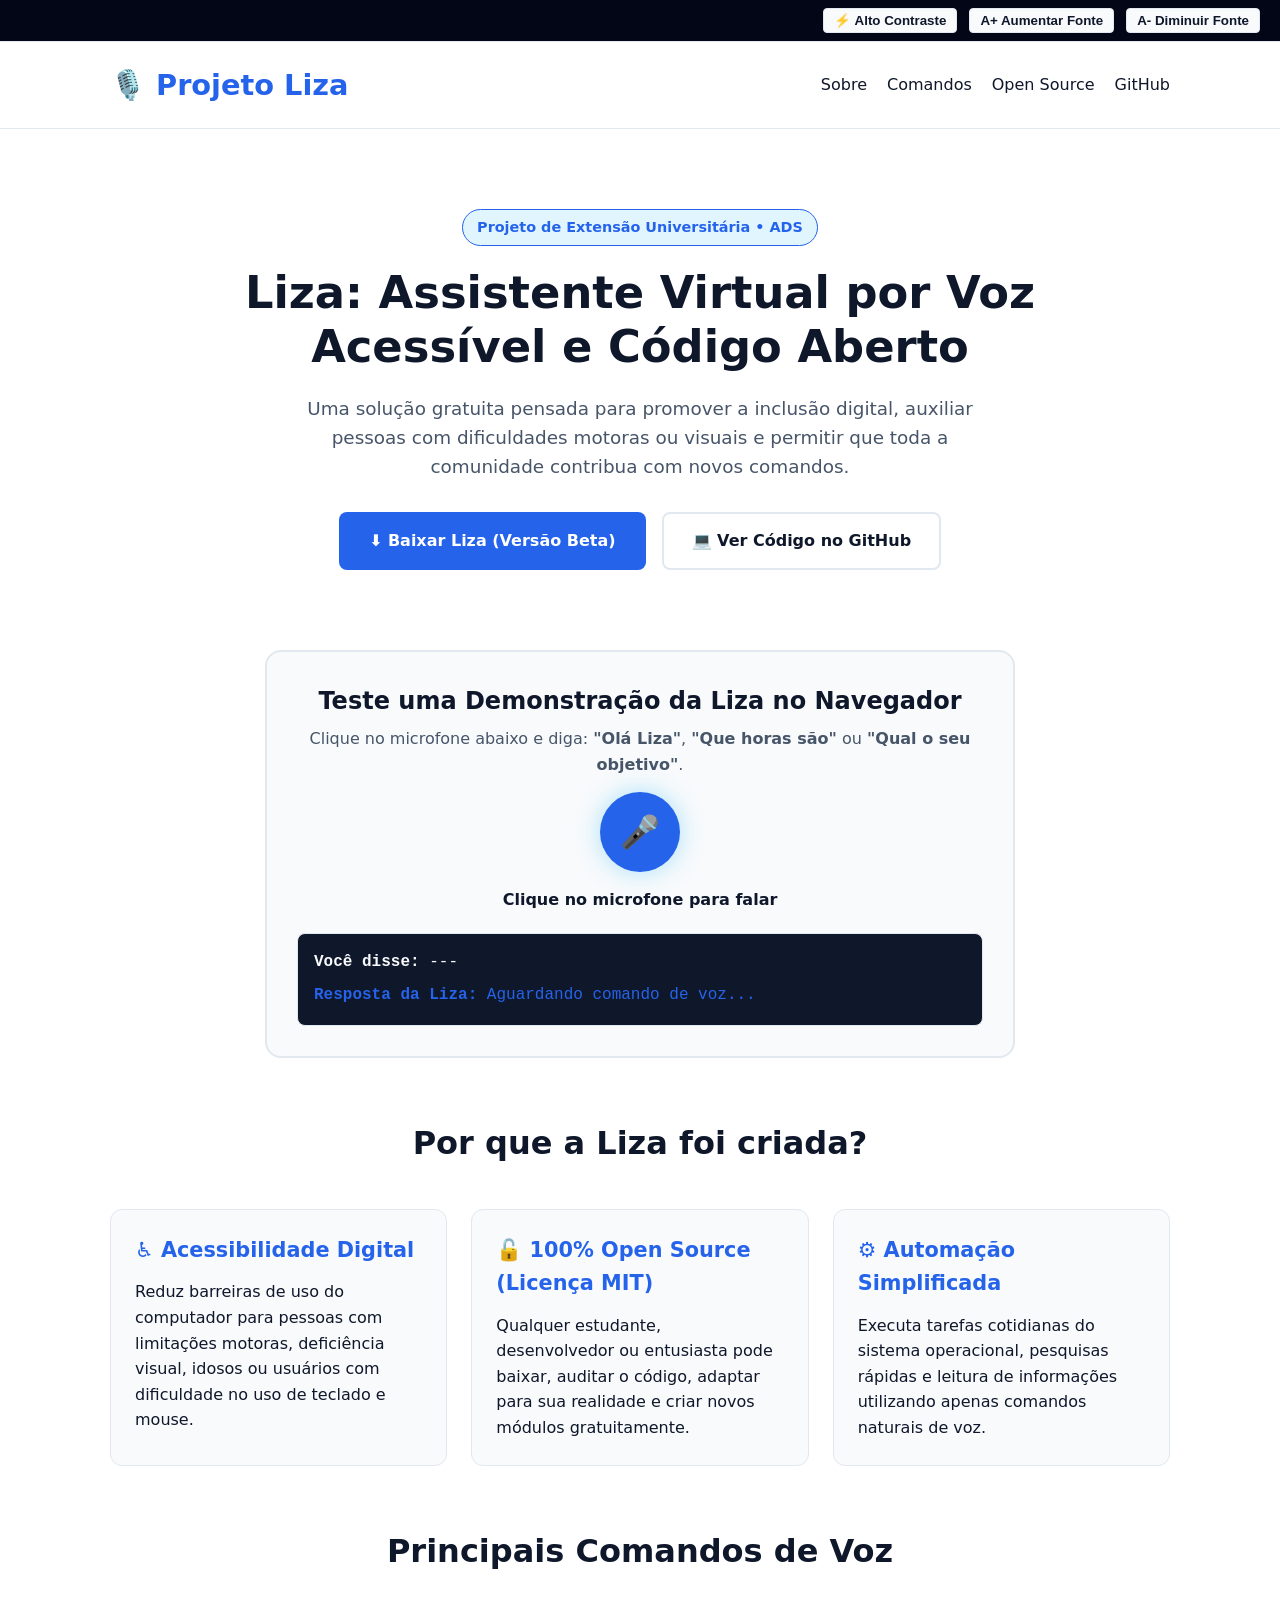
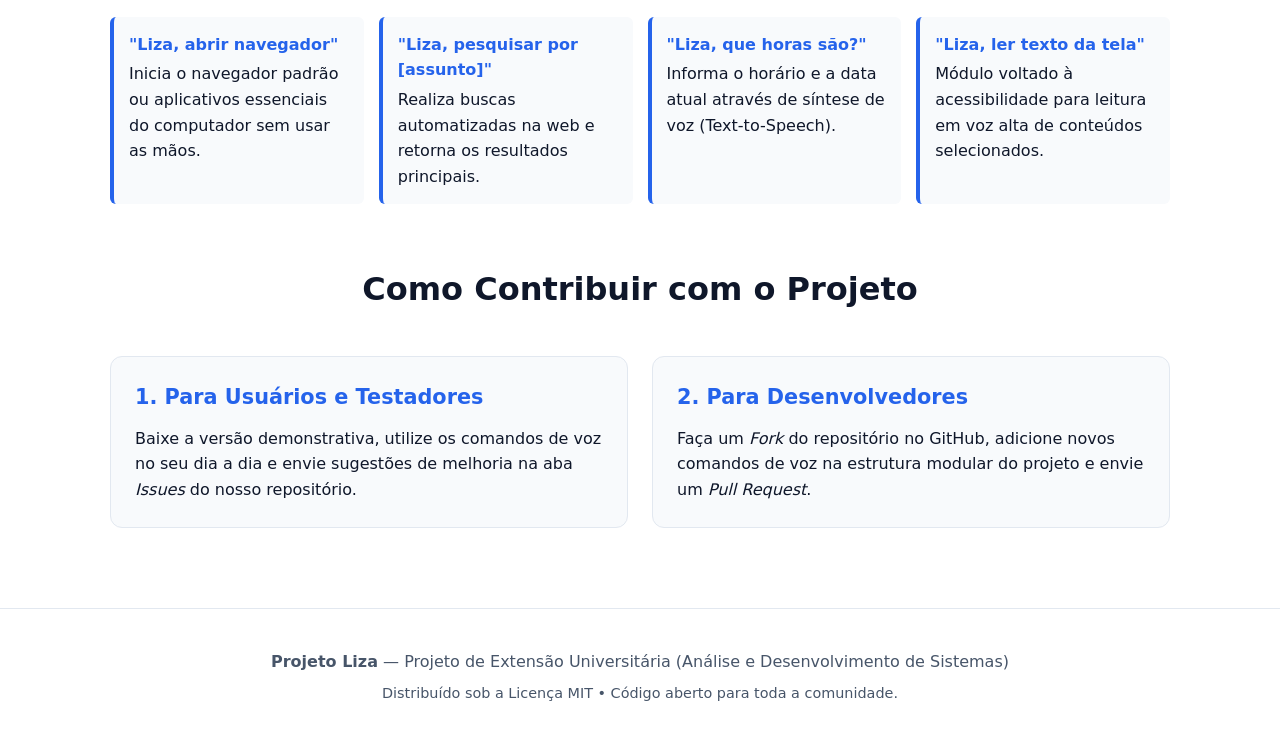
<file: index.html>
<!DOCTYPE html>
<html lang="pt-BR">
<head>
  <meta charset="UTF-8">
  <meta name="viewport" content="width=device-width, initial-scale=1.0">
  <title>Liza | Assistente Virtual Open Source por Voz</title>
  <!-- Arquivo de Estilos Externo -->
  <link rel="stylesheet" href="style.css">
</head>
<body>

  <!-- Barra de Acessibilidade -->
  <div class="a11y-bar" role="region" aria-label="Opções de Acessibilidade">
    <button class="a11y-btn" onclick="toggleContrast()">⚡ Alto Contraste</button>
    <button class="a11y-btn" onclick="changeFontSize(2)">A+ Aumentar Fonte</button>
    <button class="a11y-btn" onclick="changeFontSize(-2)">A- Diminuir Fonte</button>
  </div>

  <!-- Cabeçalho -->
  <header>
    <div class="header-container">
      <a href="#" class="logo">🎙️ Projeto Liza</a>
      <nav>
        <a href="#sobre">Sobre</a>
        <a href="#comandos">Comandos</a>
        <a href="#opensource">Open Source</a>
        <a href="https://github.com/SamuelNevesO/site-assistente-voz" target="_blank">GitHub</a>
      </nav>
    </div>
  </header>

  <!-- Apresentação -->
  <main>
    <div class="hero">
      <span class="badge">Projeto de Extensão Universitária • ADS</span>
      <h1>Liza: Assistente Virtual por Voz Acessível e Código Aberto</h1>
      <p>
        Uma solução gratuita pensada para promover a inclusão digital, auxiliar pessoas com dificuldades motoras ou visuais e permitir que toda a comunidade contribua com novos comandos.
      </p>
      <div class="btn-group">
        <a href="https://github.com/SamuelNevesO/site-assistente-voz/releases" class="btn btn-primary">⬇️ Baixar Liza (Versão Beta)</a>
        <a href="https://github.com/SamuelNevesO/site-assistente-voz" target="_blank" class="btn btn-outline">💻 Ver Código no GitHub</a>
      </div>
    </div>

    <!-- Simulador Interativo -->
    <div class="voice-demo" aria-live="polite">
      <h2>Teste uma Demonstração da Liza no Navegador</h2>
      <p style="color: var(--text-muted); margin-top: 6px;">
        Clique no microfone abaixo e diga: <strong>"Olá Liza"</strong>, <strong>"Que horas são"</strong> ou <strong>"Qual o seu objetivo"</strong>.
      </p>
      <button id="micBtn" class="mic-btn" onclick="startVoiceDemo()" title="Ativar comando de voz">🎤</button>
      <p id="statusText" style="font-weight: 600;">Clique no microfone para falar</p>

      <div class="console-box">
        <div><strong>Você disse:</strong> <span id="userSpeech">---</span></div>
        <div style="margin-top: 8px; color: var(--primary);"><strong>Resposta da Liza:</strong> <span id="lizaReply">Aguardando comando de voz...</span></div>
      </div>
    </div>

    <!-- Pilares do Projeto -->
    <section id="sobre">
      <h2 class="section-title">Por que a Liza foi criada?</h2>
      <div class="grid">
        <div class="card">
          <h3>♿ Acessibilidade Digital</h3>
          <p>Reduz barreiras de uso do computador para pessoas com limitações motoras, deficiência visual, idosos ou usuários com dificuldade no uso de teclado e mouse.</p>
        </div>
        <div class="card">
          <h3>🔓 100% Open Source (Licença MIT)</h3>
          <p>Qualquer estudante, desenvolvedor ou entusiasta pode baixar, auditar o código, adaptar para sua realidade e criar novos módulos gratuitamente.</p>
        </div>
        <div class="card">
          <h3>⚙️ Automação Simplificada</h3>
          <p>Executa tarefas cotidianas do sistema operacional, pesquisas rápidas e leitura de informações utilizando apenas comandos naturais de voz.</p>
        </div>
      </div>
    </section>

    <!-- Comandos Planejados -->
    <section id="comandos">
      <h2 class="section-title">Principais Comandos de Voz</h2>
      <ul class="cmd-list">
        <li class="cmd-item">
          <strong>"Liza, abrir navegador"</strong>
          Inicia o navegador padrão ou aplicativos essenciais do computador sem usar as mãos.
        </li>
        <li class="cmd-item">
          <strong>"Liza, pesquisar por [assunto]"</strong>
          Realiza buscas automatizadas na web e retorna os resultados principais.
        </li>
        <li class="cmd-item">
          <strong>"Liza, que horas são?"</strong>
          Informa o horário e a data atual através de síntese de voz (Text-to-Speech).
        </li>
        <li class="cmd-item">
          <strong>"Liza, ler texto da tela"</strong>
          Módulo voltado à acessibilidade para leitura em voz alta de conteúdos selecionados.
        </li>
      </ul>
    </section>

    <!-- Comunidade e Contribuição -->
    <section id="opensource">
      <h2 class="section-title">Como Contribuir com o Projeto</h2>
      <div class="grid">
        <div class="card">
          <h3>1. Para Usuários e Testadores</h3>
          <p>Baixe a versão demonstrativa, utilize os comandos de voz no seu dia a dia e envie sugestões de melhoria na aba <em>Issues</em> do nosso repositório.</p>
        </div>
        <div class="card">
          <h3>2. Para Desenvolvedores</h3>
          <p>Faça um <em>Fork</em> do repositório no GitHub, adicione novos comandos de voz na estrutura modular do projeto e envie um <em>Pull Request</em>.</p>
        </div>
      </div>
    </section>
  </main>

  <footer>
    <p><strong>Projeto Liza</strong> — Projeto de Extensão Universitária (Análise e Desenvolvimento de Sistemas)</p>
    <p style="margin-top: 8px; font-size: 0.9rem;">Distribuído sob a Licença MIT • Código aberto para toda a comunidade.</p>
  </footer>

  <!-- Arquivo de Script Externo -->
  <script src="script.js"></script>
</body>
</html>
</file>
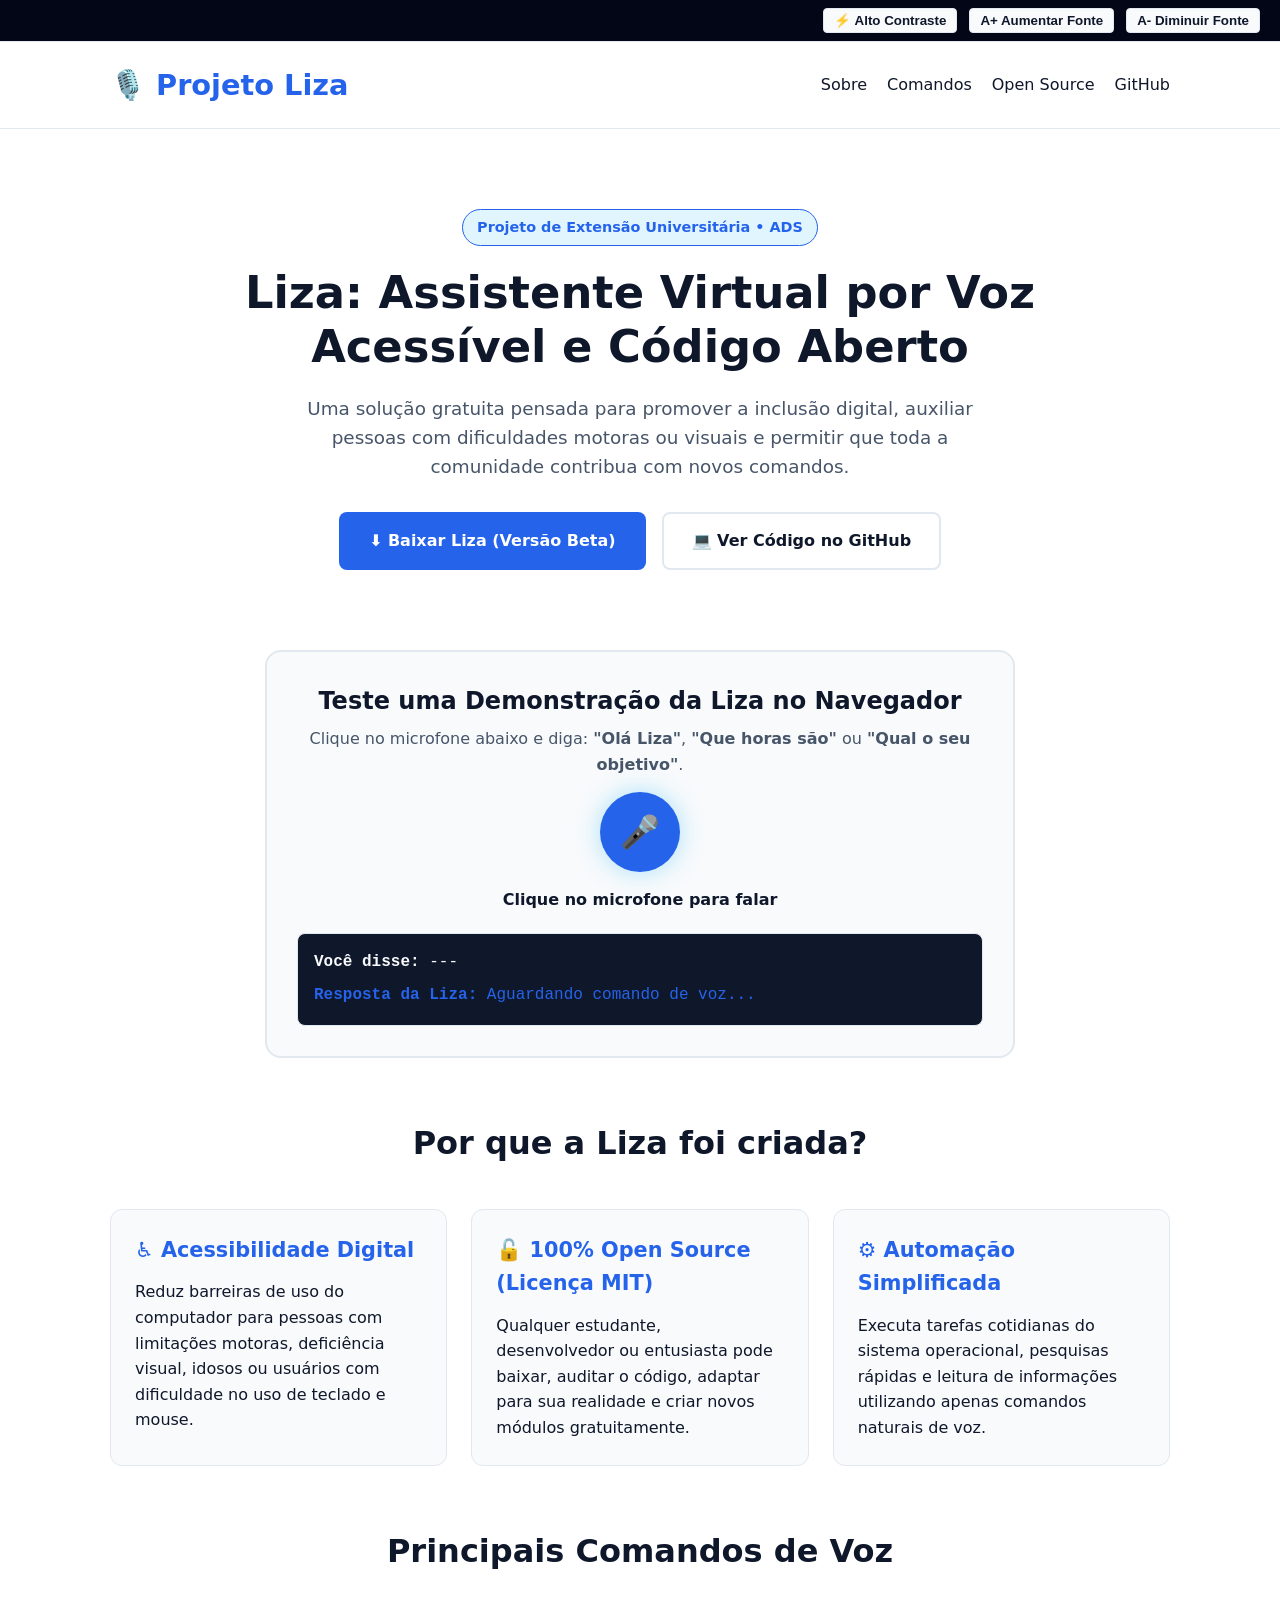
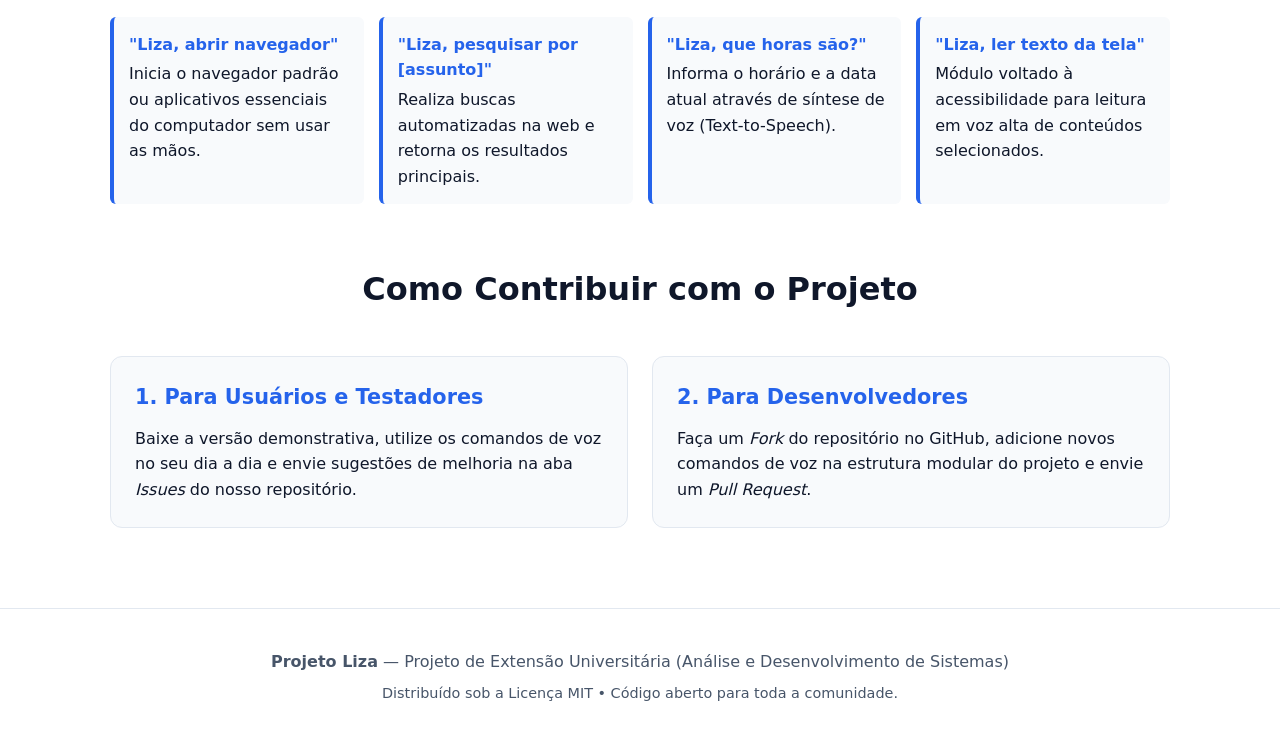
<file: docs/index.html>
<!DOCTYPE html>
<html lang="pt-BR">
<head>
  <meta charset="UTF-8">
  <meta name="viewport" content="width=device-width, initial-scale=1.0">
  <title>Liza | Assistente Virtual Open Source por Voz</title>
  <!-- Arquivo de Estilos Externo -->
  <link rel="stylesheet" href="style.css">
</head>
<body>

  <!-- Barra de Acessibilidade -->
  <div class="a11y-bar" role="region" aria-label="Opções de Acessibilidade">
    <button class="a11y-btn" onclick="toggleContrast()">⚡ Alto Contraste</button>
    <button class="a11y-btn" onclick="changeFontSize(2)">A+ Aumentar Fonte</button>
    <button class="a11y-btn" onclick="changeFontSize(-2)">A- Diminuir Fonte</button>
  </div>

  <!-- Cabeçalho -->
  <header>
    <div class="header-container">
      <a href="#" class="logo">🎙️ Projeto Liza</a>
      <nav>
        <a href="#sobre">Sobre</a>
        <a href="#comandos">Comandos</a>
        <a href="#opensource">Open Source</a>
        <a href="https://github.com/SamuelNevesO/site-assistente-voz" target="_blank">GitHub</a>
      </nav>
    </div>
  </header>

  <!-- Apresentação -->
  <main>
    <div class="hero">
      <span class="badge">Projeto de Extensão Universitária • ADS</span>
      <h1>Liza: Assistente Virtual por Voz Acessível e Código Aberto</h1>
      <p>
        Uma solução gratuita pensada para promover a inclusão digital, auxiliar pessoas com dificuldades motoras ou visuais e permitir que toda a comunidade contribua com novos comandos.
      </p>
      <div class="btn-group">
        <a href="https://github.com/SamuelNevesO/liza-assistente-de-voz/releases/latest" target="_blank" rel="noopener noreferrer" class="btn btn-primary">⬇️ Baixar Liza (Versão Beta)</a>
        <a href="https://github.com/SamuelNevesO/liza-assistente-de-voz" target="_blank" rel="noopener noreferrer" class="btn btn-outline">💻 Ver Código no GitHub</a>
      </div>
    </div>

    <!-- Simulador Interativo -->
    <div class="voice-demo" aria-live="polite">
      <h2>Teste uma Demonstração da Liza no Navegador</h2>
      <p style="color: var(--text-muted); margin-top: 6px;">
        Clique no microfone abaixo e diga: <strong>"Olá Liza"</strong>, <strong>"Que horas são"</strong> ou <strong>"Qual o seu objetivo"</strong>.
      </p>
      <button id="micBtn" class="mic-btn" onclick="startVoiceDemo()" title="Ativar comando de voz">🎤</button>
      <p id="statusText" style="font-weight: 600;">Clique no microfone para falar</p>

      <div class="console-box">
        <div><strong>Você disse:</strong> <span id="userSpeech">---</span></div>
        <div style="margin-top: 8px; color: var(--primary);"><strong>Resposta da Liza:</strong> <span id="lizaReply">Aguardando comando de voz...</span></div>
      </div>
    </div>

    <!-- Pilares do Projeto -->
    <section id="sobre">
      <h2 class="section-title">Por que a Liza foi criada?</h2>
      <div class="grid">
        <div class="card">
          <h3>♿ Acessibilidade Digital</h3>
          <p>Reduz barreiras de uso do computador para pessoas com limitações motoras, deficiência visual, idosos ou usuários com dificuldade no uso de teclado e mouse.</p>
        </div>
        <div class="card">
          <h3>🔓 100% Open Source (Licença MIT)</h3>
          <p>Qualquer estudante, desenvolvedor ou entusiasta pode baixar, auditar o código, adaptar para sua realidade e criar novos módulos gratuitamente.</p>
        </div>
        <div class="card">
          <h3>⚙️ Automação Simplificada</h3>
          <p>Executa tarefas cotidianas do sistema operacional, pesquisas rápidas e leitura de informações utilizando apenas comandos naturais de voz.</p>
        </div>
      </div>
    </section>

    <!-- Comandos Planejados -->
    <section id="comandos">
      <h2 class="section-title">Principais Comandos de Voz</h2>
      <ul class="cmd-list">
        <li class="cmd-item">
          <strong>"Liza, abrir navegador"</strong>
          Inicia o navegador padrão ou aplicativos essenciais do computador sem usar as mãos.
        </li>
        <li class="cmd-item">
          <strong>"Liza, pesquisar por [assunto]"</strong>
          Realiza buscas automatizadas na web e retorna os resultados principais.
        </li>
        <li class="cmd-item">
          <strong>"Liza, que horas são?"</strong>
          Informa o horário e a data atual através de síntese de voz (Text-to-Speech).
        </li>
        <li class="cmd-item">
          <strong>"Liza, ler texto da tela"</strong>
          Módulo voltado à acessibilidade para leitura em voz alta de conteúdos selecionados.
        </li>
      </ul>
    </section>

    <!-- Comunidade e Contribuição -->
    <section id="opensource">
      <h2 class="section-title">Como Contribuir com o Projeto</h2>
      <div class="grid">
        <div class="card">
          <h3>1. Para Usuários e Testadores</h3>
          <p>Baixe a versão demonstrativa, utilize os comandos de voz no seu dia a dia e envie sugestões de melhoria na aba <em>Issues</em> do nosso repositório.</p>
        </div>
        <div class="card">
          <h3>2. Para Desenvolvedores</h3>
          <p>Faça um <em>Fork</em> do repositório no GitHub, adicione novos comandos de voz na estrutura modular do projeto e envie um <em>Pull Request</em>.</p>
        </div>
      </div>
    </section>
  </main>

  <footer>
    <p><strong>Projeto Liza</strong> — Projeto de Extensão Universitária (Análise e Desenvolvimento de Sistemas)</p>
    <p style="margin-top: 8px; font-size: 0.9rem;">Distribuído sob a Licença MIT • Código aberto para toda a comunidade.</p>
  </footer>

  <!-- Arquivo de Script Externo -->
  <script src="script.js"></script>
</body>
</html>
</file>
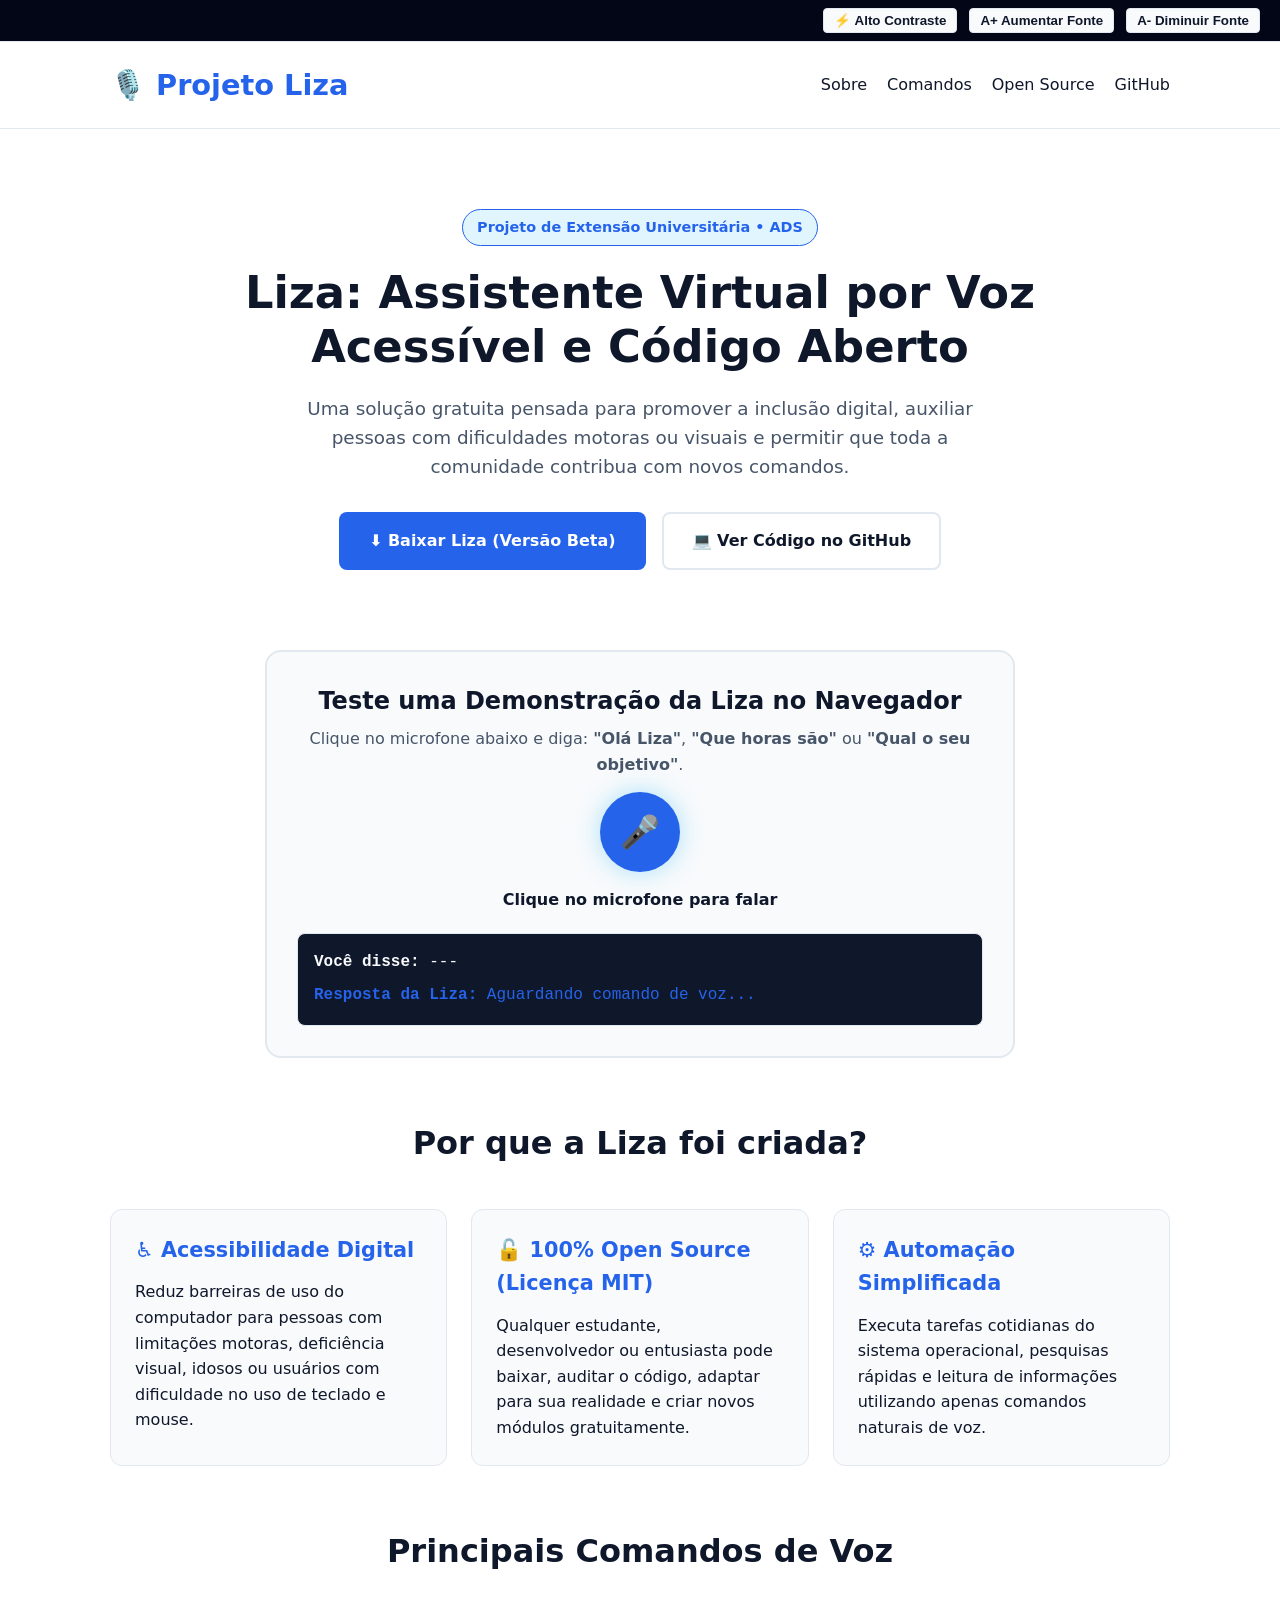
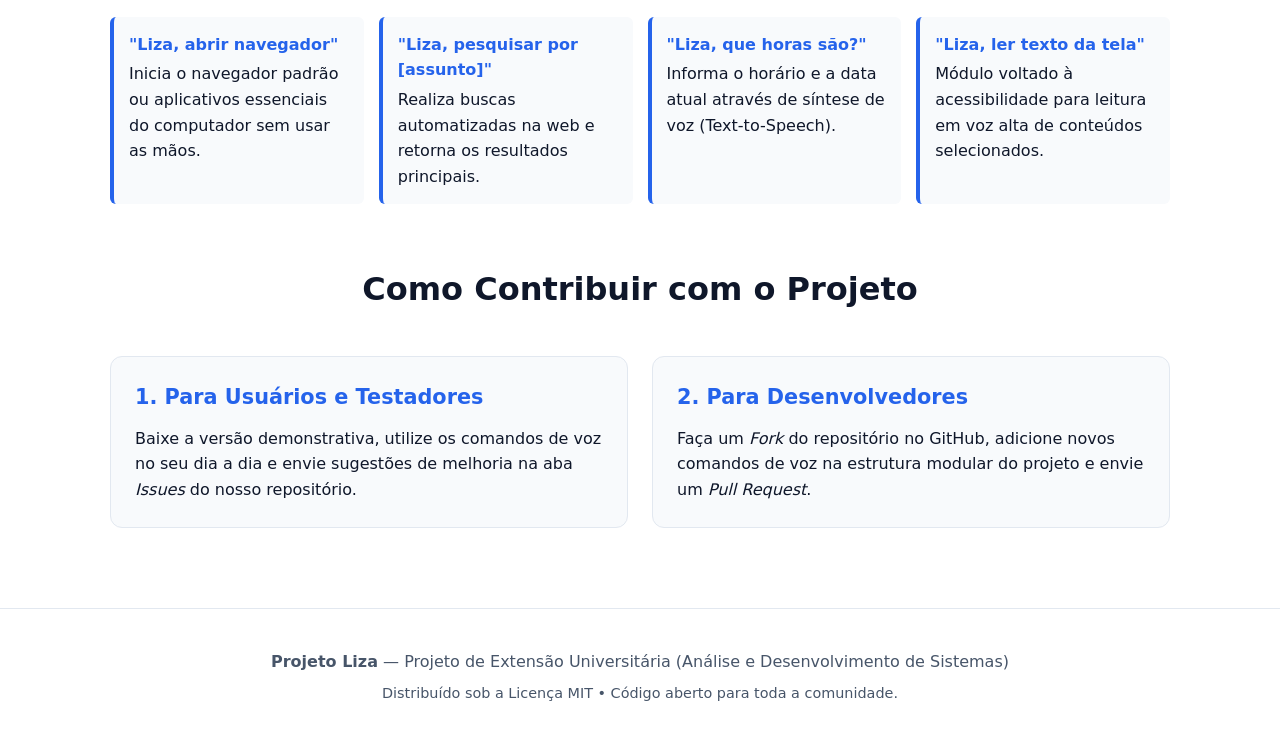
<file: website/index.html>
<!DOCTYPE html>
<html lang="pt-BR">
<head>
  <meta charset="UTF-8">
  <meta name="viewport" content="width=device-width, initial-scale=1.0">
  <title>Liza | Assistente Virtual Open Source por Voz</title>
  <!-- Arquivo de Estilos Externo -->
  <link rel="stylesheet" href="style.css">
</head>
<body>

  <!-- Barra de Acessibilidade -->
  <div class="a11y-bar" role="region" aria-label="Opções de Acessibilidade">
    <button class="a11y-btn" onclick="toggleContrast()">⚡ Alto Contraste</button>
    <button class="a11y-btn" onclick="changeFontSize(2)">A+ Aumentar Fonte</button>
    <button class="a11y-btn" onclick="changeFontSize(-2)">A- Diminuir Fonte</button>
  </div>

  <!-- Cabeçalho -->
  <header>
    <div class="header-container">
      <a href="#" class="logo">🎙️ Projeto Liza</a>
      <nav>
        <a href="#sobre">Sobre</a>
        <a href="#comandos">Comandos</a>
        <a href="#opensource">Open Source</a>
        <a href="https://github.com/SamuelNevesO/site-assistente-voz" target="_blank">GitHub</a>
      </nav>
    </div>
  </header>

  <!-- Apresentação -->
  <main>
    <div class="hero">
      <span class="badge">Projeto de Extensão Universitária • ADS</span>
      <h1>Liza: Assistente Virtual por Voz Acessível e Código Aberto</h1>
      <p>
        Uma solução gratuita pensada para promover a inclusão digital, auxiliar pessoas com dificuldades motoras ou visuais e permitir que toda a comunidade contribua com novos comandos.
      </p>
      <div class="btn-group">
        <a href="https://github.com/SamuelNevesO/site-assistente-voz/releases" class="btn btn-primary">⬇️ Baixar Liza (Versão Beta)</a>
        <a href="https://github.com/SamuelNevesO/site-assistente-voz" target="_blank" class="btn btn-outline">💻 Ver Código no GitHub</a>
      </div>
    </div>

    <!-- Simulador Interativo -->
    <div class="voice-demo" aria-live="polite">
      <h2>Teste uma Demonstração da Liza no Navegador</h2>
      <p style="color: var(--text-muted); margin-top: 6px;">
        Clique no microfone abaixo e diga: <strong>"Olá Liza"</strong>, <strong>"Que horas são"</strong> ou <strong>"Qual o seu objetivo"</strong>.
      </p>
      <button id="micBtn" class="mic-btn" onclick="startVoiceDemo()" title="Ativar comando de voz">🎤</button>
      <p id="statusText" style="font-weight: 600;">Clique no microfone para falar</p>

      <div class="console-box">
        <div><strong>Você disse:</strong> <span id="userSpeech">---</span></div>
        <div style="margin-top: 8px; color: var(--primary);"><strong>Resposta da Liza:</strong> <span id="lizaReply">Aguardando comando de voz...</span></div>
      </div>
    </div>

    <!-- Pilares do Projeto -->
    <section id="sobre">
      <h2 class="section-title">Por que a Liza foi criada?</h2>
      <div class="grid">
        <div class="card">
          <h3>♿ Acessibilidade Digital</h3>
          <p>Reduz barreiras de uso do computador para pessoas com limitações motoras, deficiência visual, idosos ou usuários com dificuldade no uso de teclado e mouse.</p>
        </div>
        <div class="card">
          <h3>🔓 100% Open Source (Licença MIT)</h3>
          <p>Qualquer estudante, desenvolvedor ou entusiasta pode baixar, auditar o código, adaptar para sua realidade e criar novos módulos gratuitamente.</p>
        </div>
        <div class="card">
          <h3>⚙️ Automação Simplificada</h3>
          <p>Executa tarefas cotidianas do sistema operacional, pesquisas rápidas e leitura de informações utilizando apenas comandos naturais de voz.</p>
        </div>
      </div>
    </section>

    <!-- Comandos Planejados -->
    <section id="comandos">
      <h2 class="section-title">Principais Comandos de Voz</h2>
      <ul class="cmd-list">
        <li class="cmd-item">
          <strong>"Liza, abrir navegador"</strong>
          Inicia o navegador padrão ou aplicativos essenciais do computador sem usar as mãos.
        </li>
        <li class="cmd-item">
          <strong>"Liza, pesquisar por [assunto]"</strong>
          Realiza buscas automatizadas na web e retorna os resultados principais.
        </li>
        <li class="cmd-item">
          <strong>"Liza, que horas são?"</strong>
          Informa o horário e a data atual através de síntese de voz (Text-to-Speech).
        </li>
        <li class="cmd-item">
          <strong>"Liza, ler texto da tela"</strong>
          Módulo voltado à acessibilidade para leitura em voz alta de conteúdos selecionados.
        </li>
      </ul>
    </section>

    <!-- Comunidade e Contribuição -->
    <section id="opensource">
      <h2 class="section-title">Como Contribuir com o Projeto</h2>
      <div class="grid">
        <div class="card">
          <h3>1. Para Usuários e Testadores</h3>
          <p>Baixe a versão demonstrativa, utilize os comandos de voz no seu dia a dia e envie sugestões de melhoria na aba <em>Issues</em> do nosso repositório.</p>
        </div>
        <div class="card">
          <h3>2. Para Desenvolvedores</h3>
          <p>Faça um <em>Fork</em> do repositório no GitHub, adicione novos comandos de voz na estrutura modular do projeto e envie um <em>Pull Request</em>.</p>
        </div>
      </div>
    </section>
  </main>

  <footer>
    <p><strong>Projeto Liza</strong> — Projeto de Extensão Universitária (Análise e Desenvolvimento de Sistemas)</p>
    <p style="margin-top: 8px; font-size: 0.9rem;">Distribuído sob a Licença MIT • Código aberto para toda a comunidade.</p>
  </footer>

  <!-- Arquivo de Script Externo -->
  <script src="script.js"></script>
</body>
</html>
</file>
<file: style.css>
:root {
  --bg: #ffffff;           /* Fundo principal do site (Branco puro) */
  --bg-card: #f8fafc;      /* Fundo das caixas/cartões (Azul-acinzentado muito claro para destacar do fundo) */
  --text: #0f172a;         /* Títulos e texto principal (Azul-escuro profundo / quase preto para legibilidade máxima) */
  --text-muted: #475569;   /* Parágrafos e textos secundários (Azul-escuro intermédio) */
  --primary: #2563eb;      /* Botão principal, microfone e destaques (Azul royal vibrante) */
  --primary-hover: #1d4ed8;/* Cor do botão ao passar o rato (Azul mais escuro) */
  --accent: #3b82f6;       /* Ícones e links secundários */
  --border: #e2e8f0;       /* Linhas e bordas finas */
  --font-size-base: 16px;
}

body.high-contrast {
  --bg: #030712;             /* Fundo escuro profundo / azul-noite */
  --bg-card: #111827;        /* Cartões em tom ligeiramente mais claro para criar profundidade */
  --text: #ffffff;           /* Texto branco puro para contraste máximo (100% legível) */
  --text-muted: #cbd5e1;     /* Parágrafos em cinza/branco muito claro */
  --primary: #facc15;        /* Amarelo-ouro elegante para botões principais e focos */
  --primary-hover: #eab308;  /* Amarelo ligeiramente mais escuro no hover */
  --accent: #38bdf8;         /* Ciano suave para detalhes */
  --border: #475569;         /* Bordas bem definidas em todas as caixas */
}

* {
  box-sizing: border-box;
  margin: 0;
  padding: 0;
}

body {
  font-family: 'Segoe UI', system-ui, -apple-system, sans-serif;
  background-color: var(--bg);
  color: var(--text);
  font-size: var(--font-size-base);
  line-height: 1.6;
  transition: background 0.3s, color 0.3s;
}

body.high-contrast header {
  background-color: #030712;
  border-bottom: 2px solid var(--primary);
}

body.high-contrast .logo {
  color: var(--primary);
}

body.high-contrast nav a {
  color: #ffffff;
  font-weight: 600;
}

body.high-contrast nav a:hover {
  color: var(--primary);
}

body.high-contrast .badge {
  background: #1e293b;
  color: var(--primary);
  border-color: var(--primary);
}

body.high-contrast .btn-primary {
  background: var(--primary);
  color: #000000; /* Texto preto nítido sobre o amarelo */
  font-weight: 800;
}

body.high-contrast .btn-outline {
  background: #111827;
  color: #ffffff;
  border: 2px solid #ffffff;
}

body.high-contrast .console-box {
  background: #000000;
  border: 2px solid var(--primary);
}

body.high-contrast .cmd-item {
  background: var(--bg-card);
  border-left: 5px solid var(--primary);
}

/* Barra de Acessibilidade */
.a11y-bar {
  background: #020617;
  border-bottom: 1px solid var(--border);
  padding: 8px 20px;
  display: flex;
  justify-content: flex-end;
  gap: 12px;
  font-size: 0.85rem;
}

.a11y-btn {
  background: var(--bg-card);
  color: var(--text);
  border: 1px solid var(--border);
  padding: 4px 10px;
  border-radius: 4px;
  cursor: pointer;
  font-weight: 600;
}

.a11y-btn:hover {
  border-color: var(--primary);
}

/* Cabeçalho de ponta a ponta */
header {
  width: 100%;
  border-bottom: 1px solid var(--border);
  background-color: rgba(255, 255, 255, 0.95); /* Topo branco translúcido */
  backdrop-filter: blur(8px);
}

.header-container {
  max-width: 1100px;
  margin: 0 auto;
  padding: 20px;
  display: flex;
  justify-content: space-between;
  align-items: center;
  flex-wrap: wrap;
  gap: 15px;
}

.logo {
  font-size: 1.8rem;
  font-weight: 800;
  color: var(--primary);
  display: flex;
  align-items: center;
  gap: 10px;
  text-decoration: none;
}

nav {
  display: flex;
  gap: 20px;
}

nav a {
  color: var(--text);
  text-decoration: none;
  font-weight: 500;
}

nav a:hover {
  color: var(--primary);
  text-decoration: underline;
}

/* Hero Section */
.hero {
  max-width: 900px;
  margin: 40px auto;
  padding: 40px 20px;
  text-align: center;
}

.badge {
  display: inline-block;
  background: rgba(56, 189, 248, 0.15);
  color: var(--primary);
  border: 1px solid var(--primary);
  padding: 6px 14px;
  border-radius: 999px;
  font-size: 0.9rem;
  font-weight: 600;
  margin-bottom: 20px;
}

.hero h1 {
  font-size: 2.8rem;
  line-height: 1.2;
  margin-bottom: 20px;
}

.hero p {
  font-size: 1.15rem;
  color: var(--text-muted);
  max-width: 700px;
  margin: 0 auto 30px;
}

.btn-group {
  display: flex;
  justify-content: center;
  gap: 16px;
  flex-wrap: wrap;
}

.btn {
  padding: 14px 28px;
  border-radius: 8px;
  font-weight: 700;
  text-decoration: none;
  font-size: 1rem;
  cursor: pointer;
  border: 2px solid transparent;
  transition: transform 0.2s, opacity 0.2s;
}

.btn-primary {
  background: var(--primary);
  color: #ffffff; /* Texto branco nítido sobre o botão azul */
}

.btn-outline {
  background: transparent;
  color: var(--text);
  border-color: var(--border);
}

.btn:hover {
  transform: translateY(-2px);
  opacity: 0.95;
}

/* Simulador de Voz */
.voice-demo {
  max-width: 750px;
  margin: 20px auto 60px;
  background: var(--bg-card);
  border: 2px solid var(--border);
  border-radius: 16px;
  padding: 30px;
  text-align: center;
}

.mic-btn {
  width: 80px;
  height: 80px;
  border-radius: 50%;
  background: var(--primary);
  color: #000;
  border: none;
  font-size: 2rem;
  cursor: pointer;
  margin: 15px auto;
  display: flex;
  align-items: center;
  justify-content: center;
  box-shadow: 0 0 25px rgba(56, 189, 248, 0.4);
  transition: transform 0.2s, background 0.3s;
}

.mic-btn.listening {
  background: #ef4444;
  color: #fff;
  animation: pulse 1.2s infinite;
}

@keyframes pulse {
  0% { transform: scale(1); }
  50% { transform: scale(1.1); }
  100% { transform: scale(1); }
}

.console-box {
  background: #0f172a; 
  color: #f8fafc;
  border: 1px solid var(--border);
  border-radius: 8px;
  padding: 16px;
  margin-top: 20px;
  text-align: left;
  font-family: monospace;
  min-height: 90px;
}

/* Seções Gerais */
section {
  max-width: 1100px;
  margin: 60px auto;
  padding: 0 20px;
}

.section-title {
  text-align: center;
  font-size: 2rem;
  margin-bottom: 40px;
}

.grid {
  display: grid;
  grid-template-columns: repeat(auto-fit, minmax(280px, 1fr));
  gap: 24px;
}

.card {
  background: var(--bg-card);
  border: 1px solid var(--border);
  border-radius: 12px;
  padding: 24px;
}

.card h3 {
  color: var(--primary);
  margin-bottom: 12px;
  font-size: 1.3rem;
}

.cmd-list {
  list-style: none;
  display: grid;
  grid-template-columns: repeat(auto-fit, minmax(240px, 1fr));
  gap: 15px;
}

.cmd-item {
  background: var(--bg-card);
  border-left: 4px solid var(--primary);
  padding: 15px;
  border-radius: 6px;
}

.cmd-item strong {
  display: block;
  color: var(--primary);
  margin-bottom: 4px;
}

footer {
  border-top: 1px solid var(--border);
  text-align: center;
  padding: 40px 20px;
  color: var(--text-muted);
  margin-top: 80px;
}
</file>
<file: docs/style.css>
:root {
  --bg: #ffffff;           /* Fundo principal do site (Branco puro) */
  --bg-card: #f8fafc;      /* Fundo das caixas/cartões (Azul-acinzentado muito claro para destacar do fundo) */
  --text: #0f172a;         /* Títulos e texto principal (Azul-escuro profundo / quase preto para legibilidade máxima) */
  --text-muted: #475569;   /* Parágrafos e textos secundários (Azul-escuro intermédio) */
  --primary: #2563eb;      /* Botão principal, microfone e destaques (Azul royal vibrante) */
  --primary-hover: #1d4ed8;/* Cor do botão ao passar o rato (Azul mais escuro) */
  --accent: #3b82f6;       /* Ícones e links secundários */
  --border: #e2e8f0;       /* Linhas e bordas finas */
  --font-size-base: 16px;
}

body.high-contrast {
  --bg: #030712;             /* Fundo escuro profundo / azul-noite */
  --bg-card: #111827;        /* Cartões em tom ligeiramente mais claro para criar profundidade */
  --text: #ffffff;           /* Texto branco puro para contraste máximo (100% legível) */
  --text-muted: #cbd5e1;     /* Parágrafos em cinza/branco muito claro */
  --primary: #facc15;        /* Amarelo-ouro elegante para botões principais e focos */
  --primary-hover: #eab308;  /* Amarelo ligeiramente mais escuro no hover */
  --accent: #38bdf8;         /* Ciano suave para detalhes */
  --border: #475569;         /* Bordas bem definidas em todas as caixas */
}

* {
  box-sizing: border-box;
  margin: 0;
  padding: 0;
}

body {
  font-family: 'Segoe UI', system-ui, -apple-system, sans-serif;
  background-color: var(--bg);
  color: var(--text);
  font-size: var(--font-size-base);
  line-height: 1.6;
  transition: background 0.3s, color 0.3s;
}

body.high-contrast header {
  background-color: #030712;
  border-bottom: 2px solid var(--primary);
}

body.high-contrast .logo {
  color: var(--primary);
}

body.high-contrast nav a {
  color: #ffffff;
  font-weight: 600;
}

body.high-contrast nav a:hover {
  color: var(--primary);
}

body.high-contrast .badge {
  background: #1e293b;
  color: var(--primary);
  border-color: var(--primary);
}

body.high-contrast .btn-primary {
  background: var(--primary);
  color: #000000; /* Texto preto nítido sobre o amarelo */
  font-weight: 800;
}

body.high-contrast .btn-outline {
  background: #111827;
  color: #ffffff;
  border: 2px solid #ffffff;
}

body.high-contrast .console-box {
  background: #000000;
  border: 2px solid var(--primary);
}

body.high-contrast .cmd-item {
  background: var(--bg-card);
  border-left: 5px solid var(--primary);
}

/* Barra de Acessibilidade */
.a11y-bar {
  background: #020617;
  border-bottom: 1px solid var(--border);
  padding: 8px 20px;
  display: flex;
  justify-content: flex-end;
  gap: 12px;
  font-size: 0.85rem;
}

.a11y-btn {
  background: var(--bg-card);
  color: var(--text);
  border: 1px solid var(--border);
  padding: 4px 10px;
  border-radius: 4px;
  cursor: pointer;
  font-weight: 600;
}

.a11y-btn:hover {
  border-color: var(--primary);
}

/* Cabeçalho de ponta a ponta */
header {
  width: 100%;
  border-bottom: 1px solid var(--border);
  background-color: rgba(255, 255, 255, 0.95); /* Topo branco translúcido */
  backdrop-filter: blur(8px);
}

.header-container {
  max-width: 1100px;
  margin: 0 auto;
  padding: 20px;
  display: flex;
  justify-content: space-between;
  align-items: center;
  flex-wrap: wrap;
  gap: 15px;
}

.logo {
  font-size: 1.8rem;
  font-weight: 800;
  color: var(--primary);
  display: flex;
  align-items: center;
  gap: 10px;
  text-decoration: none;
}

nav {
  display: flex;
  gap: 20px;
}

nav a {
  color: var(--text);
  text-decoration: none;
  font-weight: 500;
}

nav a:hover {
  color: var(--primary);
  text-decoration: underline;
}

/* Hero Section */
.hero {
  max-width: 900px;
  margin: 40px auto;
  padding: 40px 20px;
  text-align: center;
}

.badge {
  display: inline-block;
  background: rgba(56, 189, 248, 0.15);
  color: var(--primary);
  border: 1px solid var(--primary);
  padding: 6px 14px;
  border-radius: 999px;
  font-size: 0.9rem;
  font-weight: 600;
  margin-bottom: 20px;
}

.hero h1 {
  font-size: 2.8rem;
  line-height: 1.2;
  margin-bottom: 20px;
}

.hero p {
  font-size: 1.15rem;
  color: var(--text-muted);
  max-width: 700px;
  margin: 0 auto 30px;
}

.btn-group {
  display: flex;
  justify-content: center;
  gap: 16px;
  flex-wrap: wrap;
}

.btn {
  padding: 14px 28px;
  border-radius: 8px;
  font-weight: 700;
  text-decoration: none;
  font-size: 1rem;
  cursor: pointer;
  border: 2px solid transparent;
  transition: transform 0.2s, opacity 0.2s;
}

.btn-primary {
  background: var(--primary);
  color: #ffffff; /* Texto branco nítido sobre o botão azul */
}

.btn-outline {
  background: transparent;
  color: var(--text);
  border-color: var(--border);
}

.btn:hover {
  transform: translateY(-2px);
  opacity: 0.95;
}

/* Simulador de Voz */
.voice-demo {
  max-width: 750px;
  margin: 20px auto 60px;
  background: var(--bg-card);
  border: 2px solid var(--border);
  border-radius: 16px;
  padding: 30px;
  text-align: center;
}

.mic-btn {
  width: 80px;
  height: 80px;
  border-radius: 50%;
  background: var(--primary);
  color: #000;
  border: none;
  font-size: 2rem;
  cursor: pointer;
  margin: 15px auto;
  display: flex;
  align-items: center;
  justify-content: center;
  box-shadow: 0 0 25px rgba(56, 189, 248, 0.4);
  transition: transform 0.2s, background 0.3s;
}

.mic-btn.listening {
  background: #ef4444;
  color: #fff;
  animation: pulse 1.2s infinite;
}

@keyframes pulse {
  0% { transform: scale(1); }
  50% { transform: scale(1.1); }
  100% { transform: scale(1); }
}

.console-box {
  background: #0f172a; 
  color: #f8fafc;
  border: 1px solid var(--border);
  border-radius: 8px;
  padding: 16px;
  margin-top: 20px;
  text-align: left;
  font-family: monospace;
  min-height: 90px;
}

/* Seções Gerais */
section {
  max-width: 1100px;
  margin: 60px auto;
  padding: 0 20px;
}

.section-title {
  text-align: center;
  font-size: 2rem;
  margin-bottom: 40px;
}

.grid {
  display: grid;
  grid-template-columns: repeat(auto-fit, minmax(280px, 1fr));
  gap: 24px;
}

.card {
  background: var(--bg-card);
  border: 1px solid var(--border);
  border-radius: 12px;
  padding: 24px;
}

.card h3 {
  color: var(--primary);
  margin-bottom: 12px;
  font-size: 1.3rem;
}

.cmd-list {
  list-style: none;
  display: grid;
  grid-template-columns: repeat(auto-fit, minmax(240px, 1fr));
  gap: 15px;
}

.cmd-item {
  background: var(--bg-card);
  border-left: 4px solid var(--primary);
  padding: 15px;
  border-radius: 6px;
}

.cmd-item strong {
  display: block;
  color: var(--primary);
  margin-bottom: 4px;
}

footer {
  border-top: 1px solid var(--border);
  text-align: center;
  padding: 40px 20px;
  color: var(--text-muted);
  margin-top: 80px;
}
</file>
<file: website/style.css>
:root {
  --bg: #ffffff;           /* Fundo principal do site (Branco puro) */
  --bg-card: #f8fafc;      /* Fundo das caixas/cartões (Azul-acinzentado muito claro para destacar do fundo) */
  --text: #0f172a;         /* Títulos e texto principal (Azul-escuro profundo / quase preto para legibilidade máxima) */
  --text-muted: #475569;   /* Parágrafos e textos secundários (Azul-escuro intermédio) */
  --primary: #2563eb;      /* Botão principal, microfone e destaques (Azul royal vibrante) */
  --primary-hover: #1d4ed8;/* Cor do botão ao passar o rato (Azul mais escuro) */
  --accent: #3b82f6;       /* Ícones e links secundários */
  --border: #e2e8f0;       /* Linhas e bordas finas */
  --font-size-base: 16px;
}

body.high-contrast {
  --bg: #030712;             /* Fundo escuro profundo / azul-noite */
  --bg-card: #111827;        /* Cartões em tom ligeiramente mais claro para criar profundidade */
  --text: #ffffff;           /* Texto branco puro para contraste máximo (100% legível) */
  --text-muted: #cbd5e1;     /* Parágrafos em cinza/branco muito claro */
  --primary: #facc15;        /* Amarelo-ouro elegante para botões principais e focos */
  --primary-hover: #eab308;  /* Amarelo ligeiramente mais escuro no hover */
  --accent: #38bdf8;         /* Ciano suave para detalhes */
  --border: #475569;         /* Bordas bem definidas em todas as caixas */
}

* {
  box-sizing: border-box;
  margin: 0;
  padding: 0;
}

body {
  font-family: 'Segoe UI', system-ui, -apple-system, sans-serif;
  background-color: var(--bg);
  color: var(--text);
  font-size: var(--font-size-base);
  line-height: 1.6;
  transition: background 0.3s, color 0.3s;
}

body.high-contrast header {
  background-color: #030712;
  border-bottom: 2px solid var(--primary);
}

body.high-contrast .logo {
  color: var(--primary);
}

body.high-contrast nav a {
  color: #ffffff;
  font-weight: 600;
}

body.high-contrast nav a:hover {
  color: var(--primary);
}

body.high-contrast .badge {
  background: #1e293b;
  color: var(--primary);
  border-color: var(--primary);
}

body.high-contrast .btn-primary {
  background: var(--primary);
  color: #000000; /* Texto preto nítido sobre o amarelo */
  font-weight: 800;
}

body.high-contrast .btn-outline {
  background: #111827;
  color: #ffffff;
  border: 2px solid #ffffff;
}

body.high-contrast .console-box {
  background: #000000;
  border: 2px solid var(--primary);
}

body.high-contrast .cmd-item {
  background: var(--bg-card);
  border-left: 5px solid var(--primary);
}

/* Barra de Acessibilidade */
.a11y-bar {
  background: #020617;
  border-bottom: 1px solid var(--border);
  padding: 8px 20px;
  display: flex;
  justify-content: flex-end;
  gap: 12px;
  font-size: 0.85rem;
}

.a11y-btn {
  background: var(--bg-card);
  color: var(--text);
  border: 1px solid var(--border);
  padding: 4px 10px;
  border-radius: 4px;
  cursor: pointer;
  font-weight: 600;
}

.a11y-btn:hover {
  border-color: var(--primary);
}

/* Cabeçalho de ponta a ponta */
header {
  width: 100%;
  border-bottom: 1px solid var(--border);
  background-color: rgba(255, 255, 255, 0.95); /* Topo branco translúcido */
  backdrop-filter: blur(8px);
}

.header-container {
  max-width: 1100px;
  margin: 0 auto;
  padding: 20px;
  display: flex;
  justify-content: space-between;
  align-items: center;
  flex-wrap: wrap;
  gap: 15px;
}

.logo {
  font-size: 1.8rem;
  font-weight: 800;
  color: var(--primary);
  display: flex;
  align-items: center;
  gap: 10px;
  text-decoration: none;
}

nav {
  display: flex;
  gap: 20px;
}

nav a {
  color: var(--text);
  text-decoration: none;
  font-weight: 500;
}

nav a:hover {
  color: var(--primary);
  text-decoration: underline;
}

/* Hero Section */
.hero {
  max-width: 900px;
  margin: 40px auto;
  padding: 40px 20px;
  text-align: center;
}

.badge {
  display: inline-block;
  background: rgba(56, 189, 248, 0.15);
  color: var(--primary);
  border: 1px solid var(--primary);
  padding: 6px 14px;
  border-radius: 999px;
  font-size: 0.9rem;
  font-weight: 600;
  margin-bottom: 20px;
}

.hero h1 {
  font-size: 2.8rem;
  line-height: 1.2;
  margin-bottom: 20px;
}

.hero p {
  font-size: 1.15rem;
  color: var(--text-muted);
  max-width: 700px;
  margin: 0 auto 30px;
}

.btn-group {
  display: flex;
  justify-content: center;
  gap: 16px;
  flex-wrap: wrap;
}

.btn {
  padding: 14px 28px;
  border-radius: 8px;
  font-weight: 700;
  text-decoration: none;
  font-size: 1rem;
  cursor: pointer;
  border: 2px solid transparent;
  transition: transform 0.2s, opacity 0.2s;
}

.btn-primary {
  background: var(--primary);
  color: #ffffff; /* Texto branco nítido sobre o botão azul */
}

.btn-outline {
  background: transparent;
  color: var(--text);
  border-color: var(--border);
}

.btn:hover {
  transform: translateY(-2px);
  opacity: 0.95;
}

/* Simulador de Voz */
.voice-demo {
  max-width: 750px;
  margin: 20px auto 60px;
  background: var(--bg-card);
  border: 2px solid var(--border);
  border-radius: 16px;
  padding: 30px;
  text-align: center;
}

.mic-btn {
  width: 80px;
  height: 80px;
  border-radius: 50%;
  background: var(--primary);
  color: #000;
  border: none;
  font-size: 2rem;
  cursor: pointer;
  margin: 15px auto;
  display: flex;
  align-items: center;
  justify-content: center;
  box-shadow: 0 0 25px rgba(56, 189, 248, 0.4);
  transition: transform 0.2s, background 0.3s;
}

.mic-btn.listening {
  background: #ef4444;
  color: #fff;
  animation: pulse 1.2s infinite;
}

@keyframes pulse {
  0% { transform: scale(1); }
  50% { transform: scale(1.1); }
  100% { transform: scale(1); }
}

.console-box {
  background: #0f172a; 
  color: #f8fafc;
  border: 1px solid var(--border);
  border-radius: 8px;
  padding: 16px;
  margin-top: 20px;
  text-align: left;
  font-family: monospace;
  min-height: 90px;
}

/* Seções Gerais */
section {
  max-width: 1100px;
  margin: 60px auto;
  padding: 0 20px;
}

.section-title {
  text-align: center;
  font-size: 2rem;
  margin-bottom: 40px;
}

.grid {
  display: grid;
  grid-template-columns: repeat(auto-fit, minmax(280px, 1fr));
  gap: 24px;
}

.card {
  background: var(--bg-card);
  border: 1px solid var(--border);
  border-radius: 12px;
  padding: 24px;
}

.card h3 {
  color: var(--primary);
  margin-bottom: 12px;
  font-size: 1.3rem;
}

.cmd-list {
  list-style: none;
  display: grid;
  grid-template-columns: repeat(auto-fit, minmax(240px, 1fr));
  gap: 15px;
}

.cmd-item {
  background: var(--bg-card);
  border-left: 4px solid var(--primary);
  padding: 15px;
  border-radius: 6px;
}

.cmd-item strong {
  display: block;
  color: var(--primary);
  margin-bottom: 4px;
}

footer {
  border-top: 1px solid var(--border);
  text-align: center;
  padding: 40px 20px;
  color: var(--text-muted);
  margin-top: 80px;
}
</file>
